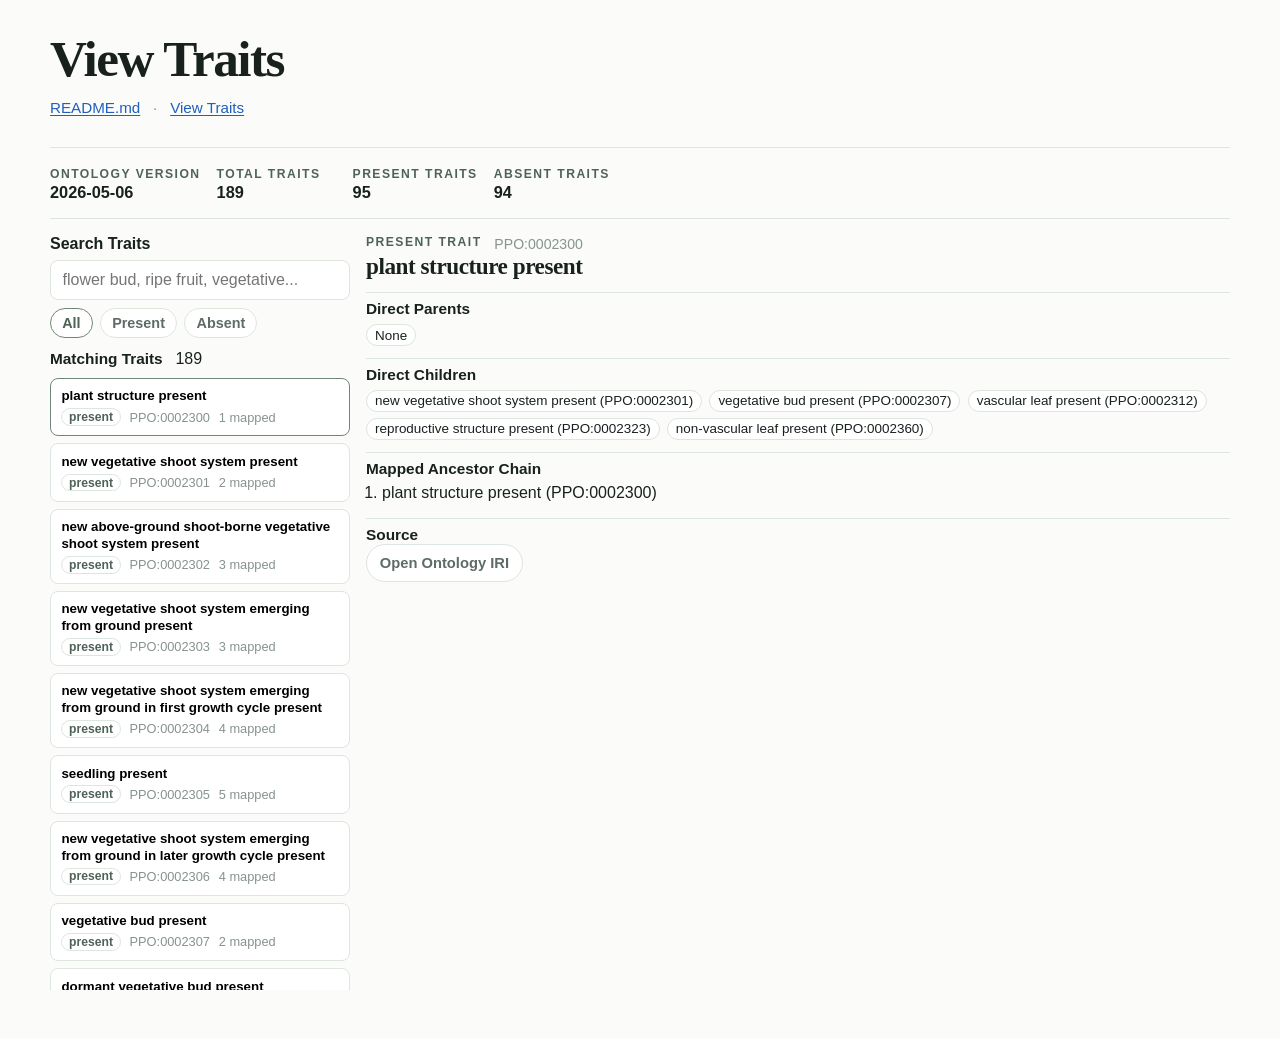
<file: docs/index.html>
<!doctype html>
<html lang="en">
<head>
  <meta charset="utf-8">
  <meta name="viewport" content="width=device-width, initial-scale=1">
  <title>Phenobase Traits</title>
  <meta http-equiv="refresh" content="0; url=traits.html">
  <link rel="canonical" href="traits.html">
</head>
<body>
  <p><a href="traits.html">View Traits</a></p>
  <script>
    window.location.replace("traits.html");
  </script>
</body>
</html>
</file>
<file: docs/styles.css>
:root {
  --bg: #fbfcfa;
  --panel: #ffffff;
  --text: #18211d;
  --muted: #5e6c65;
  --faint: #87938d;
  --line: #dde5df;
  --accent: #70867a;
  --accent-strong: #4f6258;
  --link: #1f5fbf;
  --link-visited: #5f55b6;
  --max-width: 980px;
}

* {
  box-sizing: border-box;
}

html,
body {
  margin: 0;
  min-height: 100%;
}

body {
  background: var(--bg);
  color: var(--text);
  font-family: "IBM Plex Sans", "Helvetica Neue", Arial, sans-serif;
  -webkit-font-smoothing: antialiased;
  text-rendering: optimizeLegibility;
}

code,
pre {
  font-family: "IBM Plex Mono", "SFMono-Regular", Menlo, monospace;
}

a {
  color: var(--link);
  text-decoration: underline;
  text-underline-offset: 0.12em;
  text-decoration-thickness: 0.08em;
}

a:visited {
  color: var(--link-visited);
}

.page-shell {
  width: min(var(--max-width), calc(100% - 2rem));
  margin: 0 auto;
  padding: 1.5rem 0 3rem;
}

.page-flow {
  display: block;
}

.simple-header {
  padding-bottom: 1.4rem;
  border-bottom: 1px solid var(--line);
}

.simple-header-top,
.inline-links,
.inline-metadata,
.site-bar,
.hero-actions,
.filter-row,
.trait-item-meta,
.section-header,
.detail-topline,
.source-links,
.pill-list {
  display: flex;
  flex-wrap: wrap;
  gap: 0.6rem 0.8rem;
  align-items: center;
}

.simple-mark,
.site-mark {
  font-size: 0.86rem;
  font-weight: 700;
  letter-spacing: 0.08em;
  text-transform: uppercase;
  color: var(--accent-strong);
}

.simple-link,
.text-link,
.site-nav a {
  color: var(--link);
  text-decoration: underline;
}

.simple-header h1,
.traits-header h1 {
  margin: 0.55rem 0 0.55rem;
  font-family: "Iowan Old Style", "Palatino Linotype", serif;
  font-size: clamp(2.1rem, 4vw, 3.3rem);
  line-height: 1.02;
  letter-spacing: -0.03em;
}

.lede,
.hero-copy,
.flow-section p,
.empty-state p {
  color: var(--muted);
  line-height: 1.5;
  margin: 0.45rem 0;
}

.inline-links,
.inline-metadata {
  margin-top: 0.85rem;
  color: var(--faint);
  font-size: 0.95rem;
}

.inline-metadata strong {
  color: var(--text);
  font-weight: 600;
}

.flow-section {
  padding: 1.3rem 0;
  border-bottom: 1px solid var(--line);
}

.section-label,
.eyebrow,
.card-kicker,
.detail-type,
.stat-label {
  margin: 0 0 0.25rem;
  font-size: 0.76rem;
  font-weight: 700;
  letter-spacing: 0.12em;
  text-transform: uppercase;
  color: var(--accent-strong);
}

.flow-section h2,
.info-card h3,
.utility-card h3,
.detail-card h2,
.empty-state h2 {
  margin: 0 0 0.45rem;
  font-family: "Iowan Old Style", "Palatino Linotype", serif;
  font-size: 1.45rem;
  line-height: 1.12;
  letter-spacing: -0.02em;
}

.dense-list {
  margin: 0.55rem 0 0;
  padding-left: 1.1rem;
}

.dense-list li {
  margin: 0.22rem 0;
  line-height: 1.35;
}

.ordered {
  padding-left: 1.2rem;
}

pre {
  margin: 0.7rem 0 0;
  padding: 0.75rem 0.9rem;
  background: var(--panel);
  border: 1px solid var(--line);
  border-radius: 8px;
  overflow: auto;
  line-height: 1.35;
}

.button {
  display: inline-flex;
  align-items: center;
  justify-content: center;
  min-height: 2.35rem;
  padding: 0.55rem 0.8rem;
  border-radius: 999px;
  border: 1px solid var(--line);
  text-decoration: none;
  font-size: 0.92rem;
  font-weight: 600;
  background: var(--panel);
  color: var(--text);
}

.button-primary {
  border-color: var(--accent);
  color: var(--accent-strong);
}

.button-secondary {
  color: var(--muted);
}

.site-bar {
  justify-content: space-between;
  padding-bottom: 1rem;
  margin-bottom: 1rem;
  border-bottom: 1px solid var(--line);
}

.site-mark {
  text-decoration: none;
}

.site-nav {
  display: flex;
  flex-wrap: wrap;
  gap: 0.75rem 1rem;
}

.traits-shell {
  width: min(1180px, calc(100% - 2rem));
}

.traits-header {
  justify-content: space-between;
  align-items: end;
  gap: 1rem;
  padding-bottom: 1rem;
  border-bottom: 1px solid var(--line);
  margin-bottom: 1rem;
}

.stats-strip {
  display: flex;
  flex-wrap: wrap;
  gap: 0.6rem 1rem;
  padding-bottom: 1rem;
  margin-bottom: 1rem;
  border-bottom: 1px solid var(--line);
}

.stat-card {
  min-width: 120px;
}

.stat-value {
  display: block;
  margin-top: 0.1rem;
  font-size: 1.02rem;
  font-weight: 600;
}

.explorer-layout {
  display: grid;
  grid-template-columns: 300px minmax(0, 1fr);
  gap: 1rem;
}

.panel {
  background: transparent;
  border: none;
  padding: 0;
}

.control-panel {
  position: sticky;
  top: 1rem;
  align-self: start;
}

.control-label {
  display: block;
  margin-bottom: 0.4rem;
  font-weight: 600;
}

.search-input {
  width: 100%;
  padding: 0.62rem 0.72rem;
  border: 1px solid var(--line);
  border-radius: 8px;
  background: var(--panel);
  font: inherit;
}

.filter-row {
  gap: 0.45rem;
  margin-top: 0.55rem;
}

.filter-chip {
  border: 1px solid var(--line);
  background: var(--panel);
  color: var(--muted);
  border-radius: 999px;
  padding: 0.35rem 0.7rem;
  font: inherit;
  font-size: 0.9rem;
  font-weight: 600;
  cursor: pointer;
}

.filter-chip.active {
  border-color: var(--accent);
  color: var(--accent-strong);
}

.panel-section {
  margin-top: 0.8rem;
}

.section-header h2,
.detail-section h3 {
  margin: 0;
  font-size: 0.96rem;
}

.trait-list {
  display: grid;
  gap: 0.45rem;
  margin-top: 0.6rem;
  max-height: 68vh;
  overflow: auto;
}

.trait-item {
  width: 100%;
  text-align: left;
  border: 1px solid var(--line);
  border-radius: 8px;
  background: var(--panel);
  padding: 0.58rem 0.65rem;
  cursor: pointer;
}

.trait-item.active {
  border-color: var(--accent);
}

.trait-item-title {
  display: block;
  font-weight: 600;
  line-height: 1.25;
}

.trait-item-meta {
  margin-top: 0.2rem;
  color: var(--faint);
  font-size: 0.8rem;
  gap: 0.35rem 0.55rem;
}

.tag {
  display: inline-flex;
  align-items: center;
  padding: 0.06rem 0.42rem;
  border-radius: 999px;
  border: 1px solid var(--line);
  color: var(--accent-strong);
  font-size: 0.76rem;
  font-weight: 600;
}

.tag.absent {
  color: var(--muted);
}

.detail-card,
.empty-state {
  min-height: 30rem;
}

.empty-state {
  display: grid;
  place-items: start;
  padding-top: 0.2rem;
}

.hidden {
  display: none;
}

.detail-id {
  margin: 0;
  color: var(--faint);
  font-size: 0.88rem;
}

.detail-grid {
  display: grid;
  gap: 0.75rem;
  margin-top: 0.8rem;
}

.detail-section {
  padding-top: 0.45rem;
  border-top: 1px solid var(--line);
}

.pill-list {
  margin-top: 0.35rem;
  gap: 0.35rem 0.45rem;
}

.pill,
.pill-button {
  display: inline-flex;
  align-items: center;
  padding: 0.16rem 0.5rem;
  border-radius: 999px;
  border: 1px solid var(--line);
  background: var(--panel);
  color: var(--text);
  text-decoration: none;
  font: inherit;
  font-size: 0.84rem;
}

.pill-button {
  cursor: pointer;
}

.mapped-chain {
  margin: 0.35rem 0 0;
  padding-left: 1rem;
}

.mapped-chain li {
  margin: 0.15rem 0;
  line-height: 1.28;
}

@media (max-width: 900px) {
  .explorer-layout {
    grid-template-columns: 1fr;
  }

  .control-panel {
    position: static;
  }
}

@media (max-width: 720px) {
  .page-shell {
    width: calc(100% - 1rem);
  }

  .simple-header h1,
  .traits-header h1 {
    font-size: 2rem;
  }

  .site-bar,
  .traits-header {
    align-items: start;
  }
}
</file>
